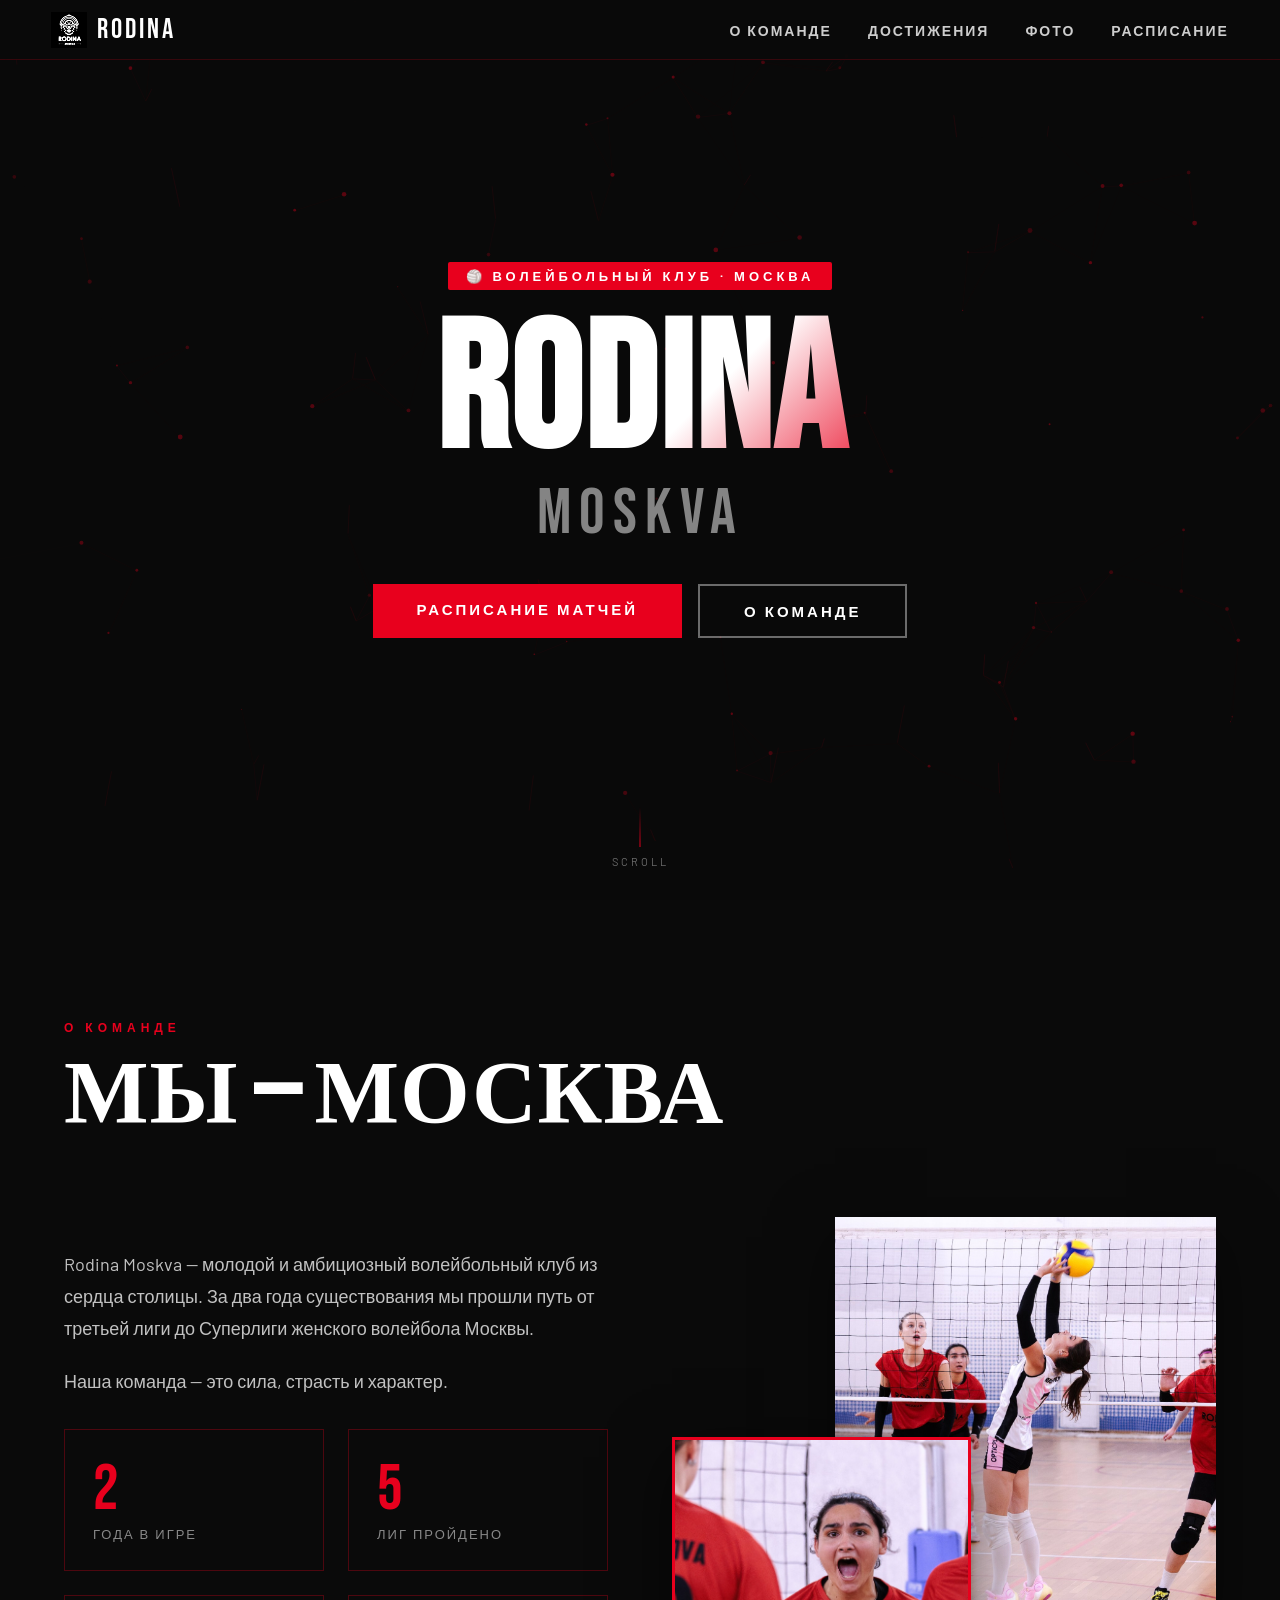
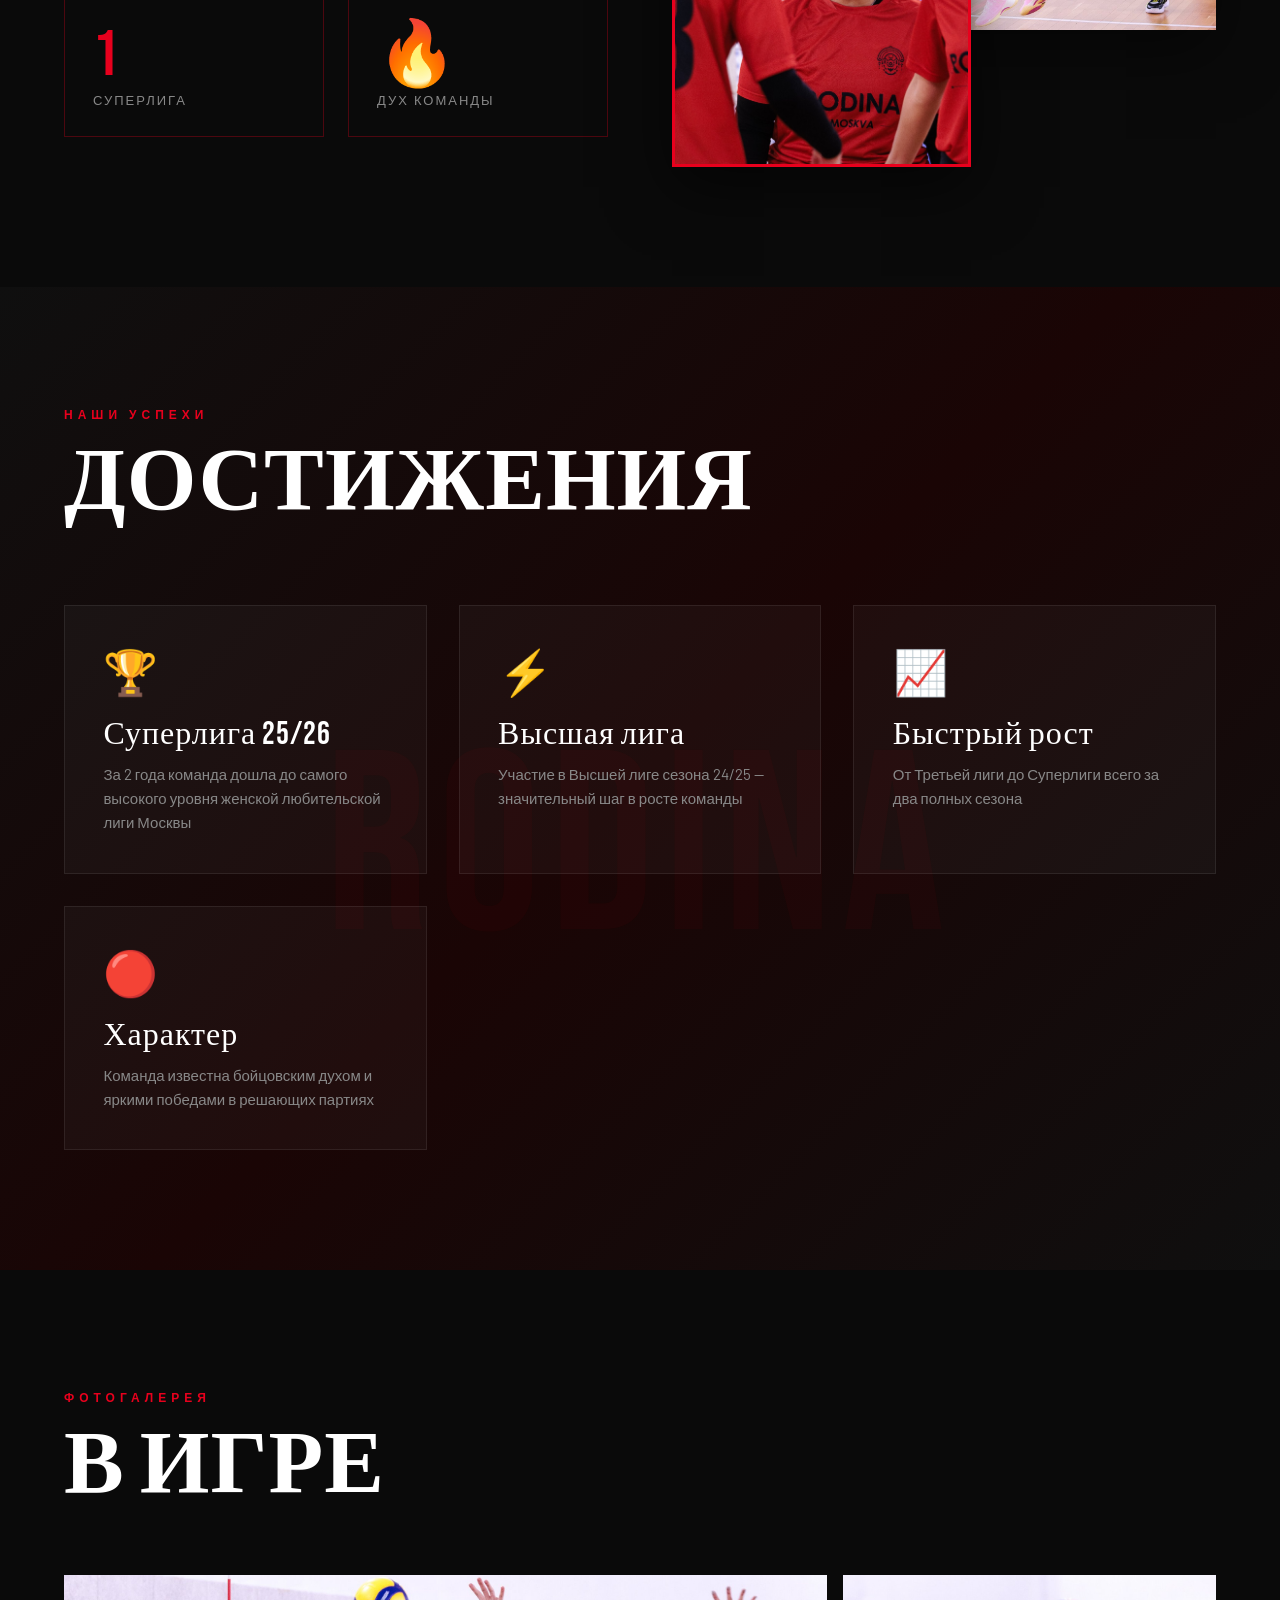
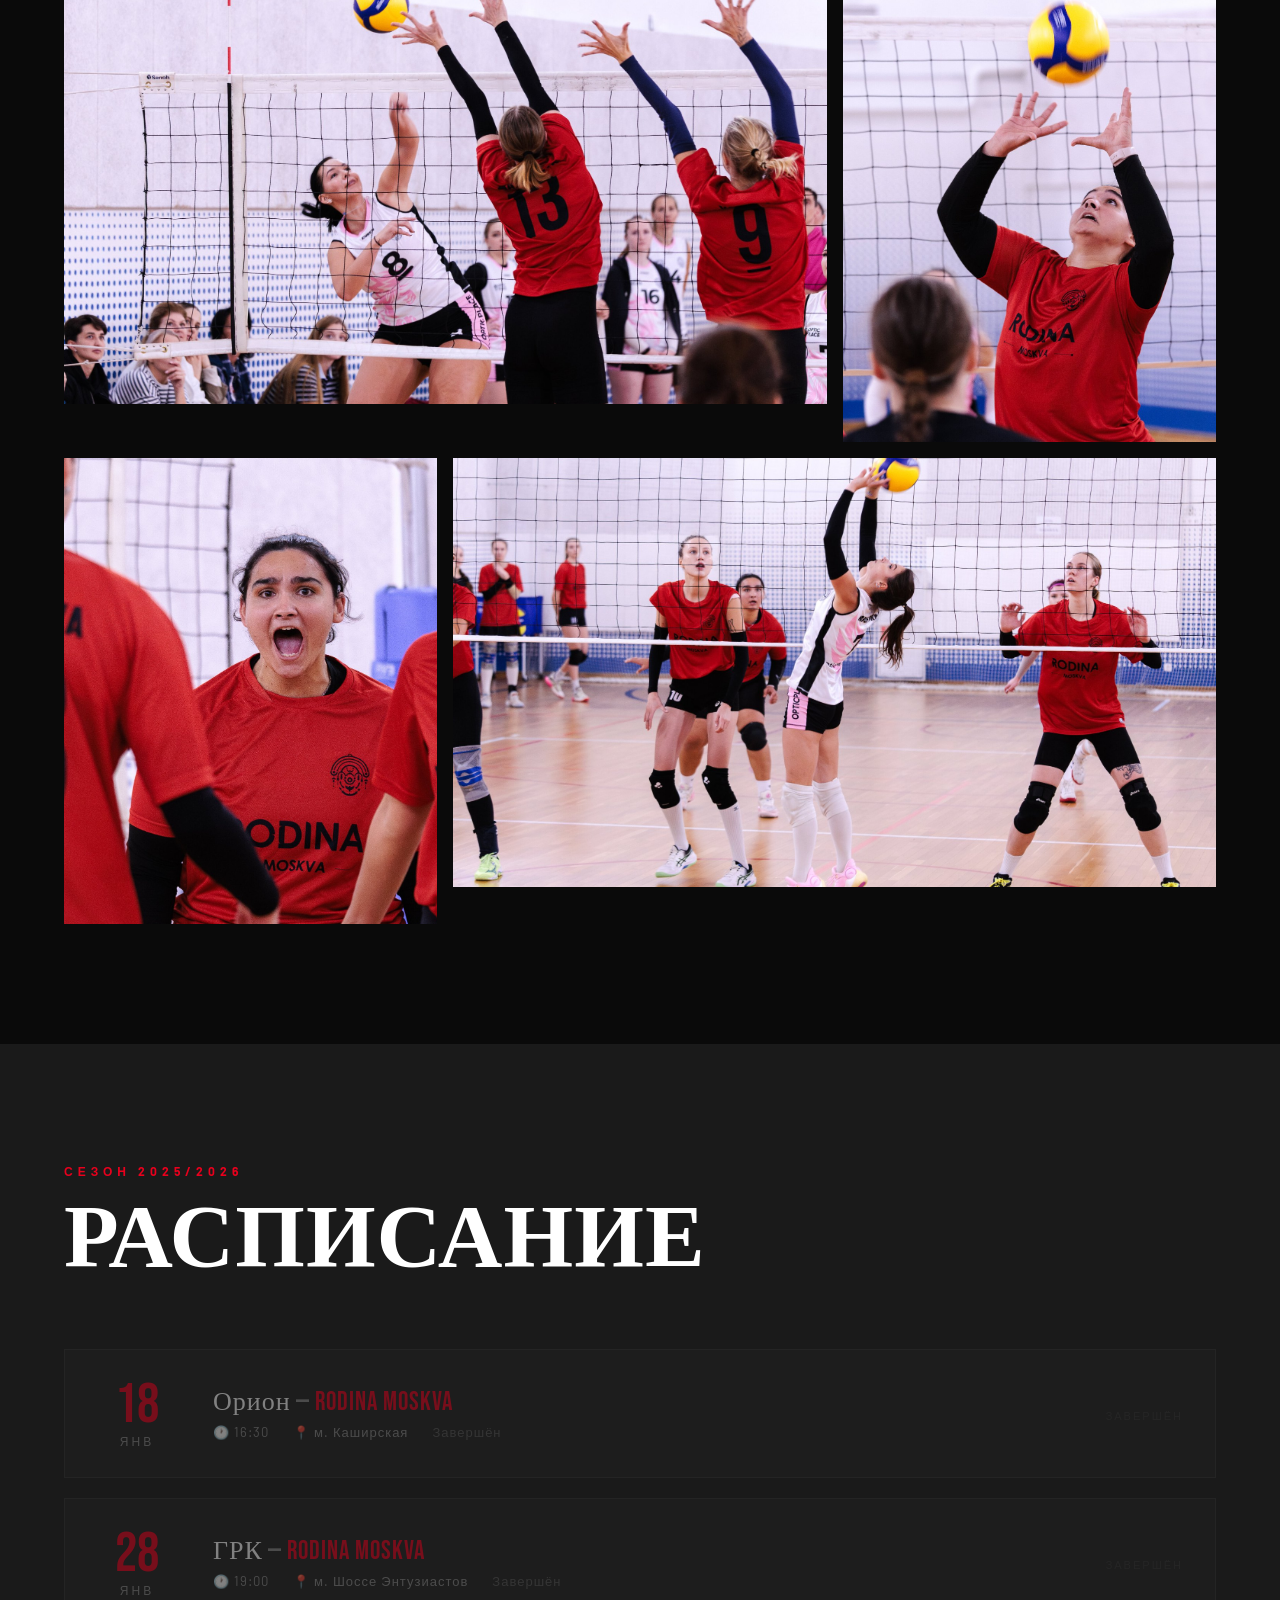
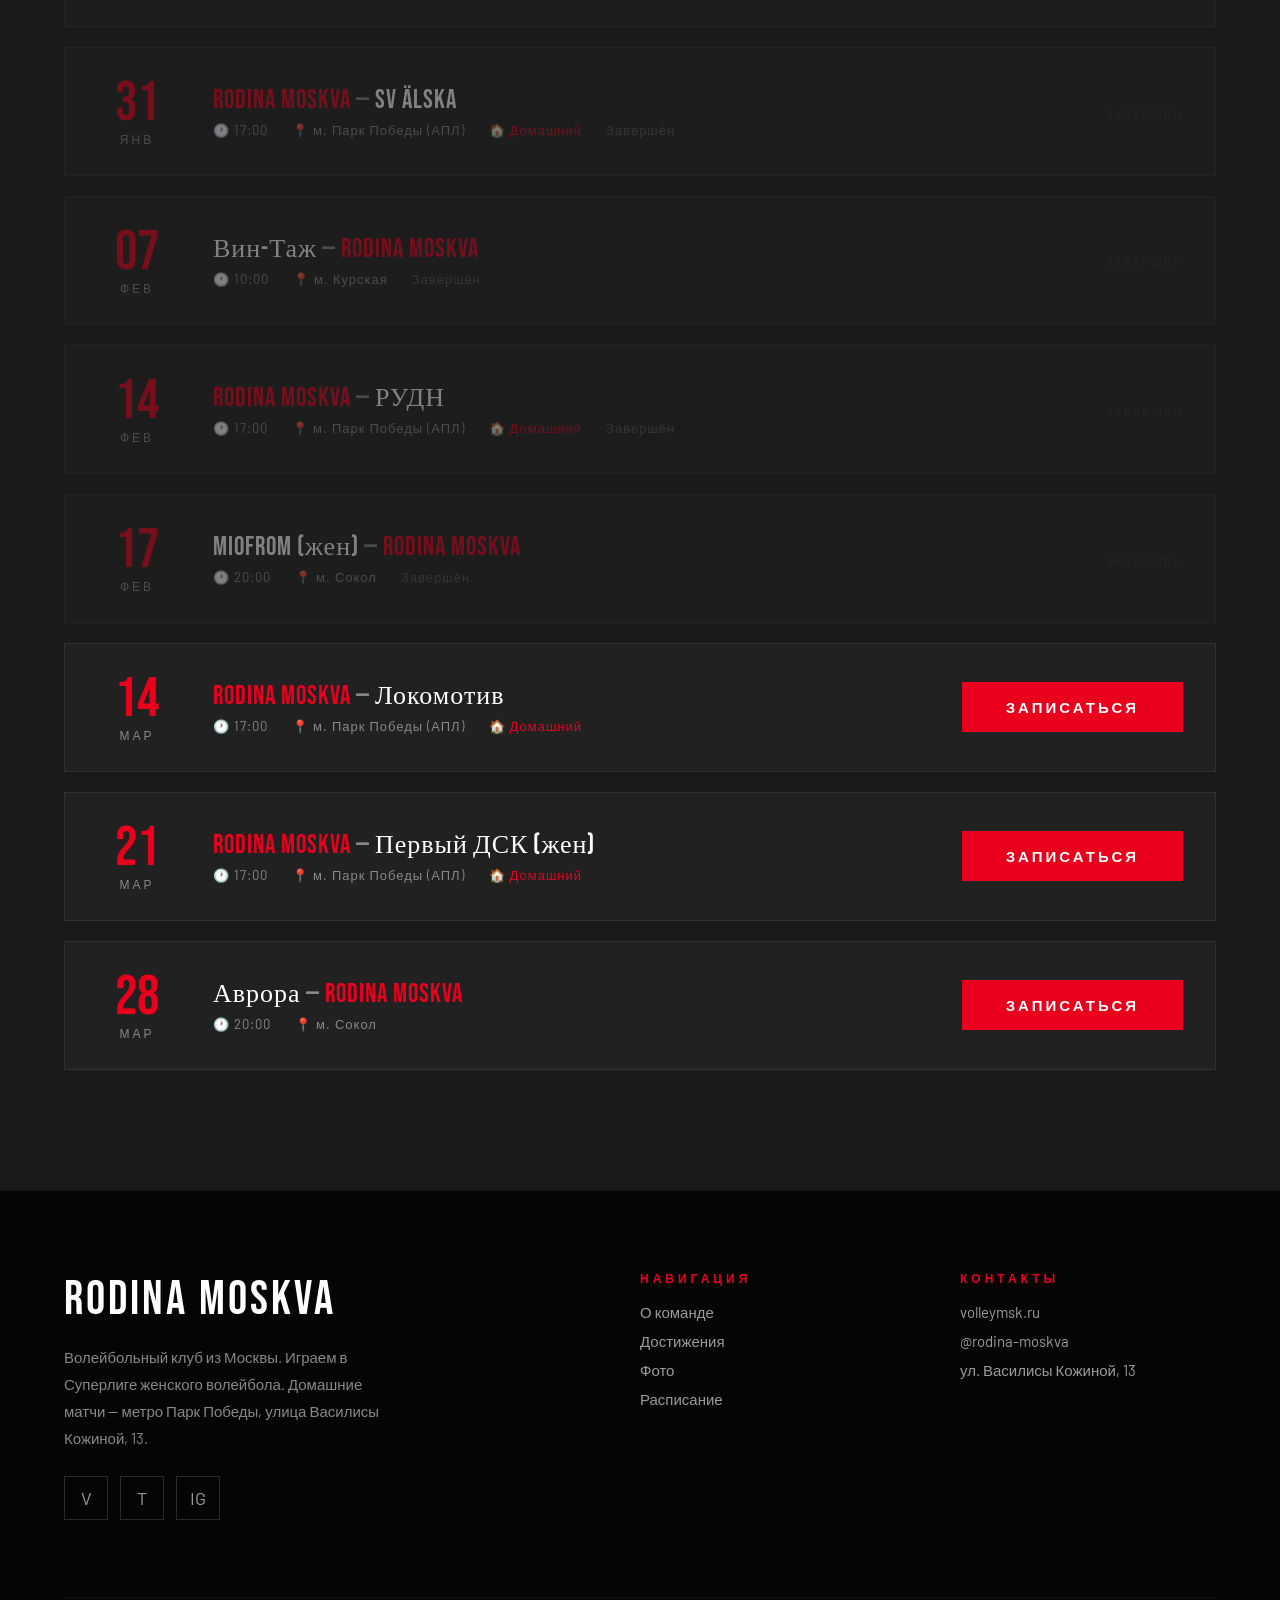
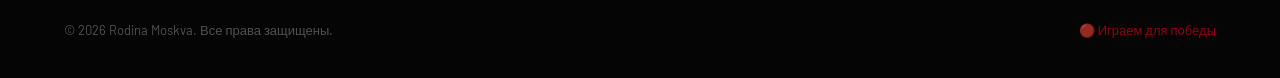
<file: index.html>
<!DOCTYPE html>
<html lang="ru">
<head>
  <meta charset="utf-8">
  <meta http-equiv="refresh" content="0; url=rodina-moskva.html">
  <link rel="canonical" href="rodina-moskva.html">
  <title>Rodina Moskva</title>
  <script>location.replace('rodina-moskva.html');</script>
</head>
<body>
  <p><a href="rodina-moskva.html">Открыть сайт Rodina Moskva</a></p>
</body>
</html>
</file>
